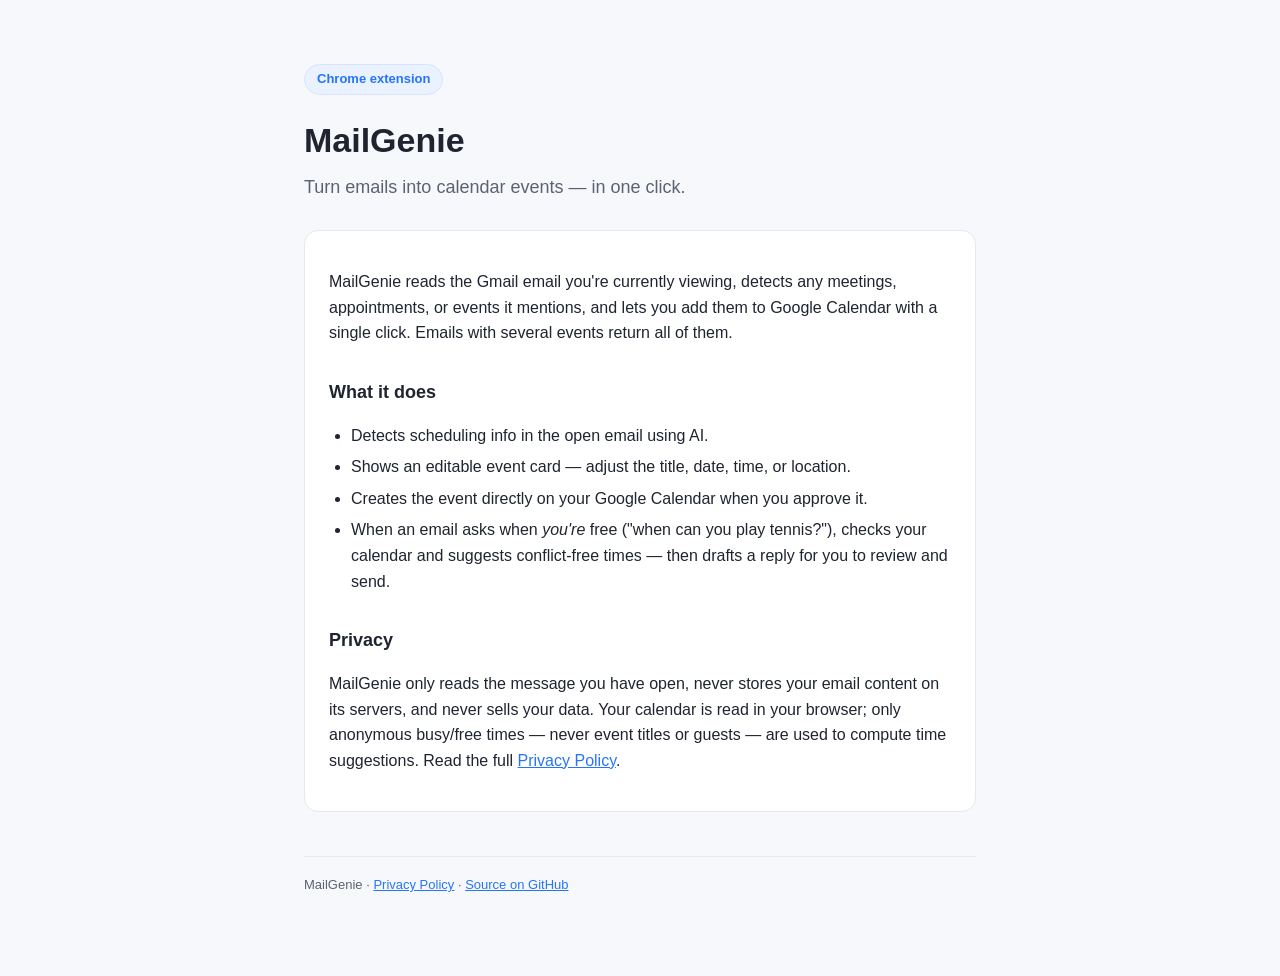
<file: index.html>
<!DOCTYPE html>
<html lang="en">
<head>
  <meta charset="UTF-8" />
  <meta name="viewport" content="width=device-width, initial-scale=1.0" />
  <title>MailGenie — turn emails into calendar events</title>
  <meta name="description" content="MailGenie is a Chrome extension that detects scheduling info in the Gmail email you're reading and adds it to Google Calendar in one click." />
  <style>
    :root { --ink:#1f2430; --soft:#5b6270; --line:#e6e8ee; --accent:#2575fc; }
    * { box-sizing: border-box; }
    body {
      margin: 0; background: #f7f8fc; color: var(--ink);
      font-family: -apple-system, BlinkMacSystemFont, "Segoe UI", Roboto, Arial, sans-serif;
      line-height: 1.6;
    }
    .wrap { max-width: 720px; margin: 0 auto; padding: 64px 24px 80px; }
    .badge {
      display: inline-block; font-size: 13px; font-weight: 600; color: var(--accent);
      background: #eaf1ff; border: 1px solid #d6e4ff; border-radius: 999px; padding: 4px 12px;
    }
    h1 { font-size: 34px; margin: 18px 0 6px; }
    .tag { font-size: 18px; color: var(--soft); margin: 0 0 28px; }
    h2 { font-size: 18px; margin: 32px 0 8px; }
    ul { padding-left: 22px; } li { margin: 6px 0; }
    a { color: var(--accent); }
    .card {
      background: #fff; border: 1px solid var(--line); border-radius: 14px;
      padding: 22px 24px; margin-top: 24px;
    }
    footer { color: var(--soft); font-size: 13px; margin-top: 44px; border-top: 1px solid var(--line); padding-top: 18px; }
  </style>
</head>
<body>
  <div class="wrap">
    <span class="badge">Chrome extension</span>
    <h1>MailGenie</h1>
    <p class="tag">Turn emails into calendar events — in one click.</p>

    <div class="card">
      <p>MailGenie reads the Gmail email you're currently viewing, detects any meetings,
      appointments, or events it mentions, and lets you add them to Google Calendar with a
      single click. Emails with several events return all of them.</p>
      <h2>What it does</h2>
      <ul>
        <li>Detects scheduling info in the open email using AI.</li>
        <li>Shows an editable event card — adjust the title, date, time, or location.</li>
        <li>Creates the event directly on your Google Calendar when you approve it.</li>
        <li>When an email asks when <em>you're</em> free ("when can you play tennis?"),
          checks your calendar and suggests conflict-free times — then drafts a reply
          for you to review and send.</li>
      </ul>
      <h2>Privacy</h2>
      <p>MailGenie only reads the message you have open, never stores your email content on
      its servers, and never sells your data. Your calendar is read in your browser; only
      anonymous busy/free times — never event titles or guests — are used to compute time
      suggestions. Read the full <a href="/privacy.html">Privacy Policy</a>.</p>
    </div>

    <footer>
      MailGenie ·
      <a href="/privacy.html">Privacy Policy</a> ·
      <a href="https://github.com/KeltcherNeil/GmailGenie">Source on GitHub</a>
    </footer>
  </div>
</body>
</html>
</file>
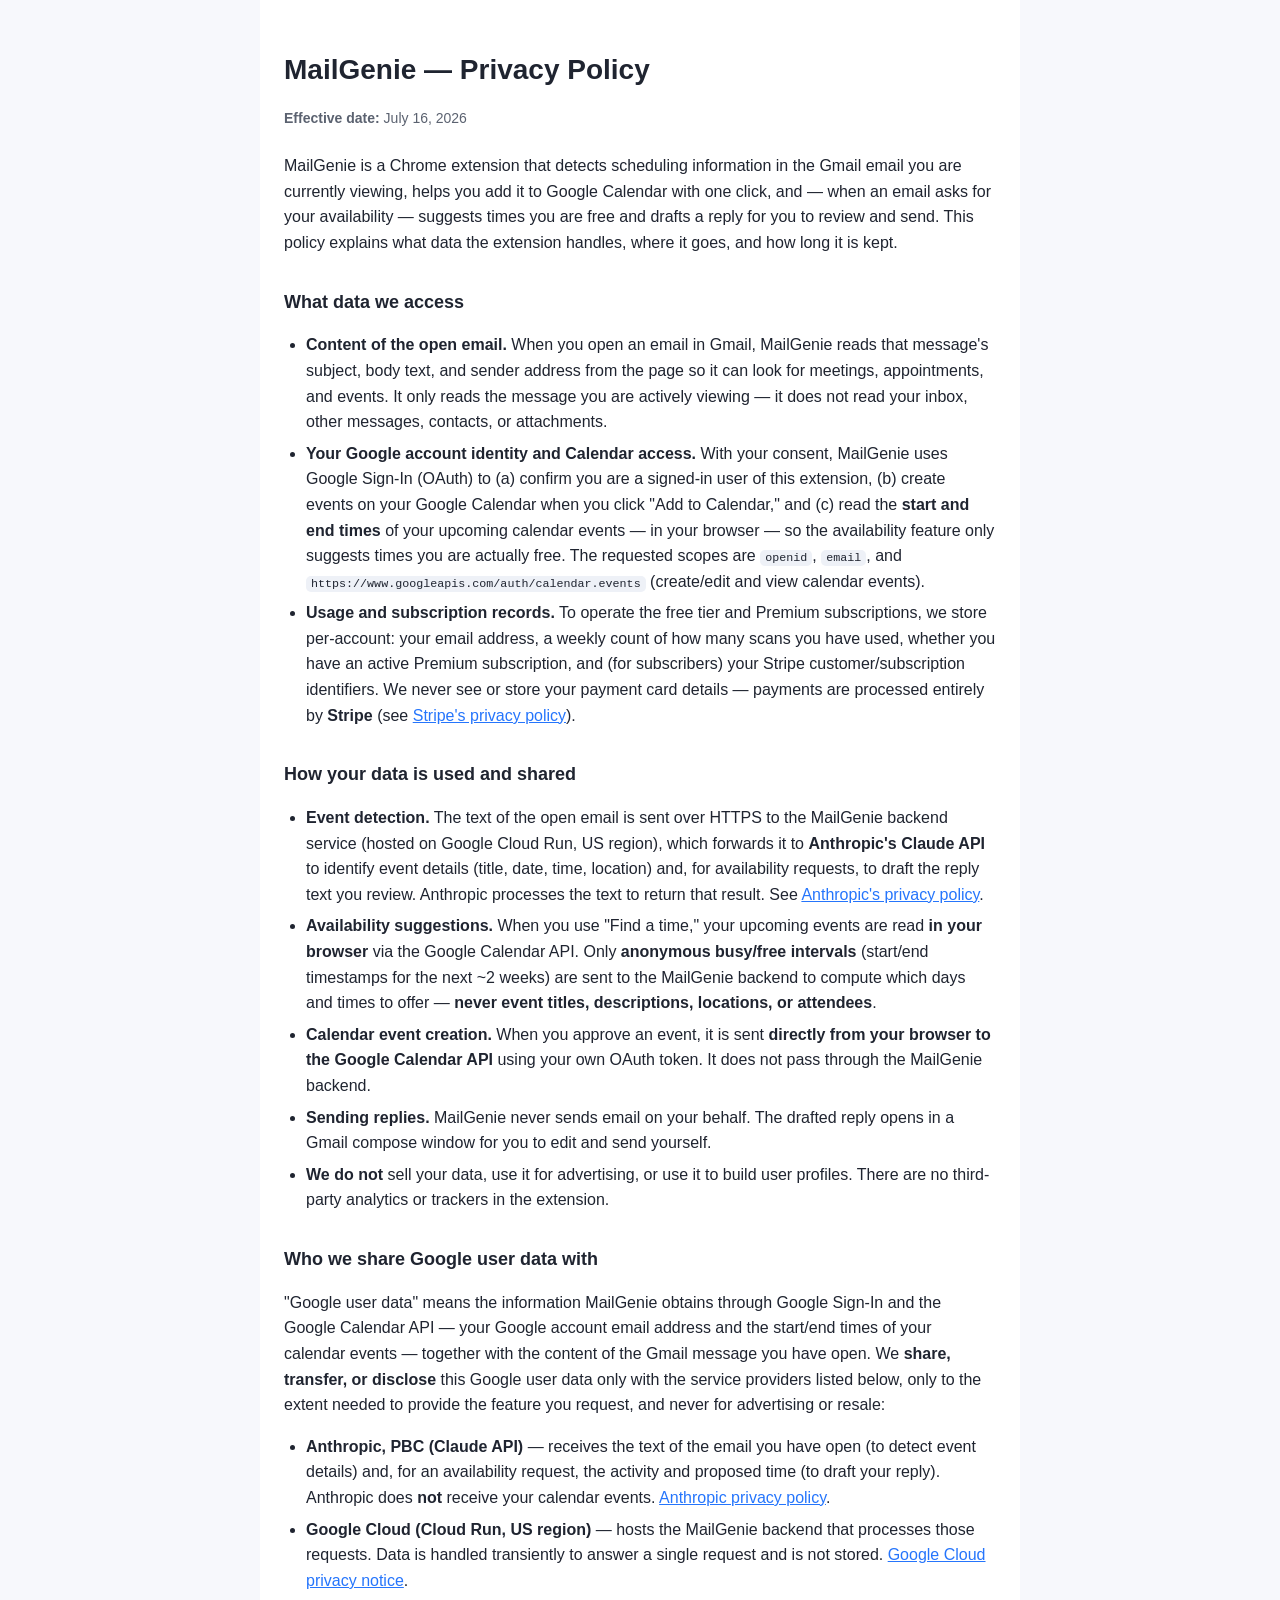
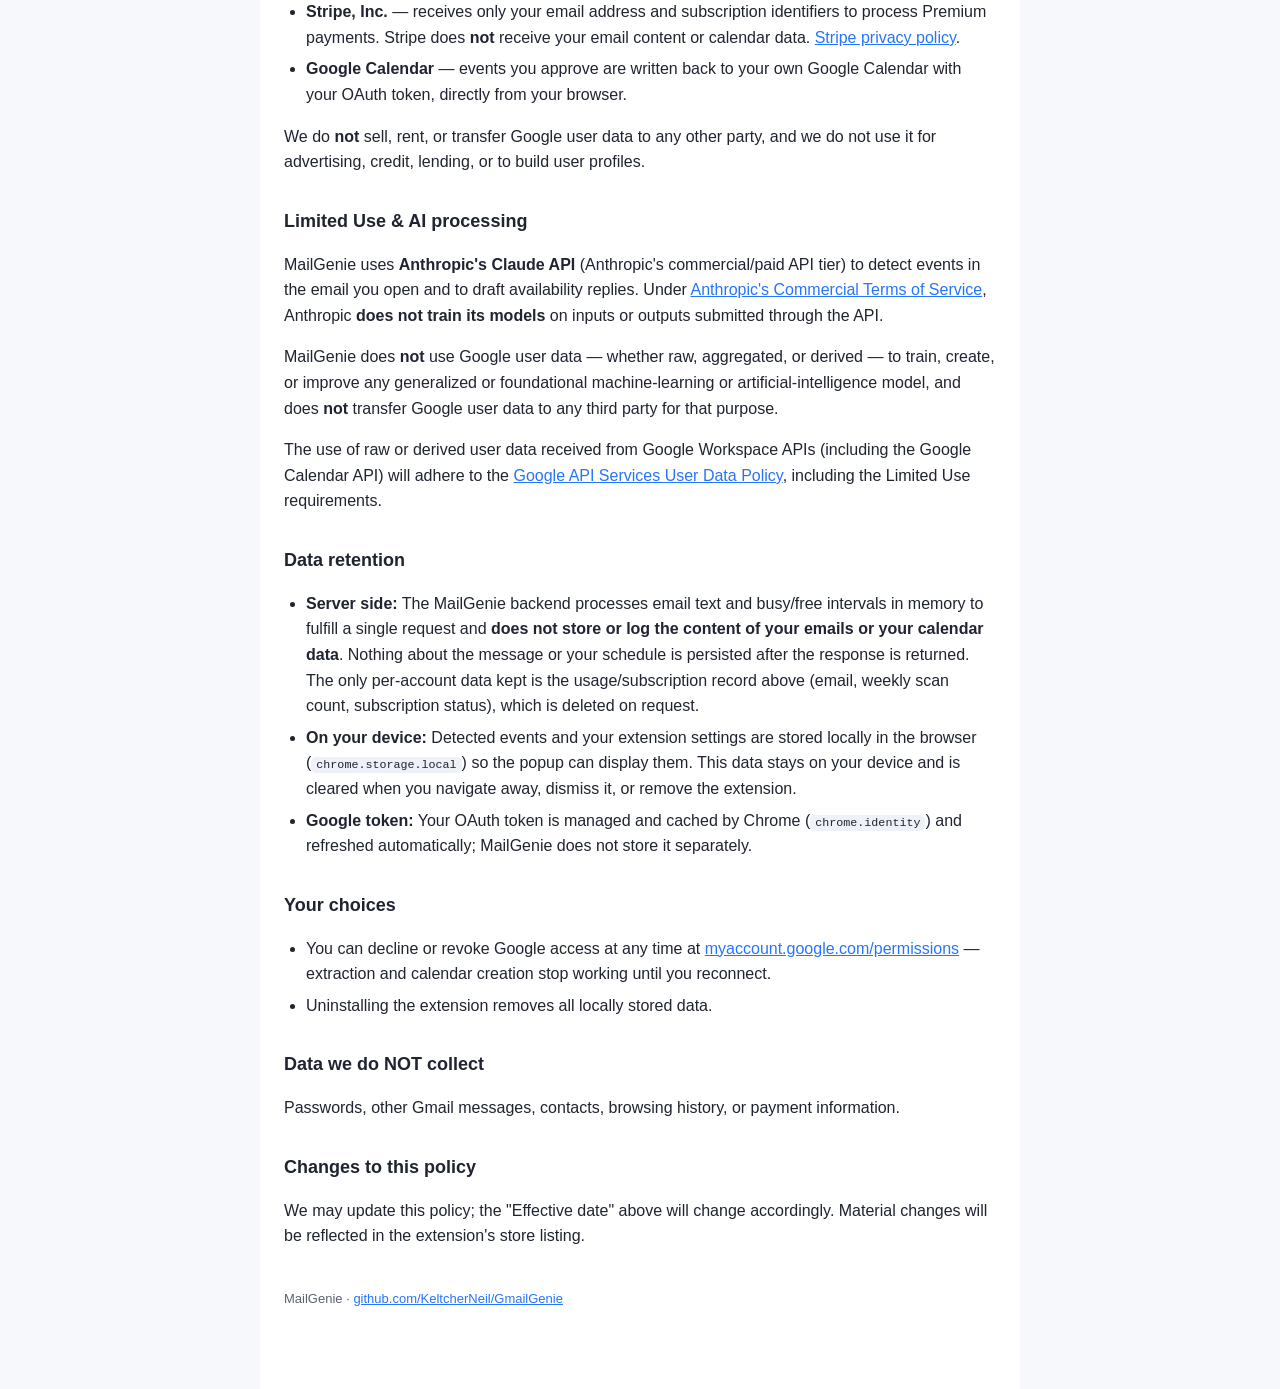
<file: privacy.html>
<!DOCTYPE html>
<html lang="en">
<head>
  <meta charset="UTF-8" />
  <meta name="viewport" content="width=device-width, initial-scale=1.0" />
  <title>MailGenie — Privacy Policy</title>
  <style>
    :root { --ink:#1f2430; --soft:#5b6270; --line:#e6e8ee; --accent:#2575fc; }
    * { box-sizing: border-box; }
    body {
      margin: 0; background: #f7f8fc; color: var(--ink);
      font-family: -apple-system, BlinkMacSystemFont, "Segoe UI", Roboto, Arial, sans-serif;
      line-height: 1.6;
    }
    main {
      max-width: 760px; margin: 0 auto; padding: 48px 24px 80px;
      background: #fff; min-height: 100vh;
    }
    h1 { font-size: 28px; margin: 0 0 4px; }
    h2 { font-size: 18px; margin: 32px 0 8px; }
    .eff { color: var(--soft); font-size: 14px; margin-bottom: 24px; }
    p, li { color: var(--ink); }
    ul { padding-left: 22px; }
    li { margin: 6px 0; }
    a { color: var(--accent); }
    code { background: #eef1f7; padding: 1px 5px; border-radius: 5px; font-size: 90%; }
    hr { border: none; border-top: 1px solid var(--line); margin: 28px 0; }
    .contact { background: #f0f5ff; border: 1px solid #d6e4ff; border-radius: 10px; padding: 14px 16px; }
    footer { color: var(--soft); font-size: 13px; margin-top: 40px; }
  </style>
</head>
<body>
<main>
  <h1>MailGenie — Privacy Policy</h1>
  <p class="eff"><strong>Effective date:</strong> July 16, 2026</p>

  <p>MailGenie is a Chrome extension that detects scheduling information in the Gmail
  email you are currently viewing, helps you add it to Google Calendar with one click,
  and — when an email asks for your availability — suggests times you are free and drafts
  a reply for you to review and send. This policy explains what data the extension handles,
  where it goes, and how long it is kept.</p>

  <h2>What data we access</h2>
  <ul>
    <li><strong>Content of the open email.</strong> When you open an email in Gmail, MailGenie
      reads that message's subject, body text, and sender address from the page so it can look
      for meetings, appointments, and events. It only reads the message you are actively viewing —
      it does not read your inbox, other messages, contacts, or attachments.</li>
    <li><strong>Your Google account identity and Calendar access.</strong> With your consent,
      MailGenie uses Google Sign-In (OAuth) to (a) confirm you are a signed-in user of this
      extension, (b) create events on your Google Calendar when you click "Add to Calendar,"
      and (c) read the <strong>start and end times</strong> of your upcoming calendar events —
      in your browser — so the availability feature only suggests times you are actually free.
      The requested scopes are <code>openid</code>, <code>email</code>, and
      <code>https://www.googleapis.com/auth/calendar.events</code> (create/edit and view calendar
      events).</li>
    <li><strong>Usage and subscription records.</strong> To operate the free tier and Premium
      subscriptions, we store per-account: your email address, a weekly count of how many scans
      you have used, whether you have an active Premium subscription, and (for subscribers) your
      Stripe customer/subscription identifiers. We never see or store your payment card details —
      payments are processed entirely by <strong>Stripe</strong> (see
      <a href="https://stripe.com/privacy">Stripe's privacy policy</a>).</li>
  </ul>

  <h2>How your data is used and shared</h2>
  <ul>
    <li><strong>Event detection.</strong> The text of the open email is sent over HTTPS to the
      MailGenie backend service (hosted on Google Cloud Run, US region), which forwards it to
      <strong>Anthropic's Claude API</strong> to identify event details (title, date, time,
      location) and, for availability requests, to draft the reply text you review. Anthropic
      processes the text to return that result. See
      <a href="https://www.anthropic.com/legal/privacy">Anthropic's privacy policy</a>.</li>
    <li><strong>Availability suggestions.</strong> When you use "Find a time," your upcoming
      events are read <strong>in your browser</strong> via the Google Calendar API. Only
      <strong>anonymous busy/free intervals</strong> (start/end timestamps for the next ~2 weeks)
      are sent to the MailGenie backend to compute which days and times to offer —
      <strong>never event titles, descriptions, locations, or attendees</strong>.</li>
    <li><strong>Calendar event creation.</strong> When you approve an event, it is sent
      <strong>directly from your browser to the Google Calendar API</strong> using your own OAuth
      token. It does not pass through the MailGenie backend.</li>
    <li><strong>Sending replies.</strong> MailGenie never sends email on your behalf. The drafted
      reply opens in a Gmail compose window for you to edit and send yourself.</li>
    <li><strong>We do not</strong> sell your data, use it for advertising, or use it to build user
      profiles. There are no third-party analytics or trackers in the extension.</li>
  </ul>

  <h2>Who we share Google user data with</h2>
  <p>"Google user data" means the information MailGenie obtains through Google Sign-In and the
  Google Calendar API — your Google account email address and the start/end times of your
  calendar events — together with the content of the Gmail message you have open. We
  <strong>share, transfer, or disclose</strong> this Google user data only with the service
  providers listed below, only to the extent needed to provide the feature you request, and
  never for advertising or resale:</p>
  <ul>
    <li><strong>Anthropic, PBC (Claude API)</strong> — receives the text of the email you have
      open (to detect event details) and, for an availability request, the activity and proposed
      time (to draft your reply). Anthropic does <strong>not</strong> receive your calendar events.
      <a href="https://www.anthropic.com/legal/privacy">Anthropic privacy policy</a>.</li>
    <li><strong>Google Cloud (Cloud Run, US region)</strong> — hosts the MailGenie backend that
      processes those requests. Data is handled transiently to answer a single request and is not
      stored. <a href="https://cloud.google.com/terms/cloud-privacy-notice">Google Cloud privacy notice</a>.</li>
    <li><strong>Stripe, Inc.</strong> — receives only your email address and subscription
      identifiers to process Premium payments. Stripe does <strong>not</strong> receive your email
      content or calendar data. <a href="https://stripe.com/privacy">Stripe privacy policy</a>.</li>
    <li><strong>Google Calendar</strong> — events you approve are written back to your own Google
      Calendar with your OAuth token, directly from your browser.</li>
  </ul>
  <p>We do <strong>not</strong> sell, rent, or transfer Google user data to any other party, and we
  do not use it for advertising, credit, lending, or to build user profiles.</p>

  <h2>Limited Use &amp; AI processing</h2>
  <p>MailGenie uses <strong>Anthropic's Claude API</strong> (Anthropic's commercial/paid API tier)
  to detect events in the email you open and to draft availability replies. Under
  <a href="https://www.anthropic.com/legal/commercial-terms">Anthropic's Commercial Terms of
  Service</a>, Anthropic <strong>does not train its models</strong> on inputs or outputs submitted
  through the API.</p>
  <p>MailGenie does <strong>not</strong> use Google user data — whether raw, aggregated, or
  derived — to train, create, or improve any generalized or foundational machine-learning or
  artificial-intelligence model, and does <strong>not</strong> transfer Google user data to any
  third party for that purpose.</p>
  <p>The use of raw or derived user data received from Google Workspace APIs (including the Google
  Calendar API) will adhere to the
  <a href="https://developers.google.com/terms/api-services-user-data-policy">Google API Services
  User Data Policy</a>, including the Limited Use requirements.</p>

  <h2>Data retention</h2>
  <ul>
    <li><strong>Server side:</strong> The MailGenie backend processes email text and busy/free
      intervals in memory to fulfill a single request and <strong>does not store or log the
      content of your emails or your calendar data</strong>. Nothing about the message or your
      schedule is persisted after the response is returned. The only per-account data kept is
      the usage/subscription record above (email, weekly scan count, subscription status),
      which is deleted on request.</li>
    <li><strong>On your device:</strong> Detected events and your extension settings are stored
      locally in the browser (<code>chrome.storage.local</code>) so the popup can display them.
      This data stays on your device and is cleared when you navigate away, dismiss it, or remove
      the extension.</li>
    <li><strong>Google token:</strong> Your OAuth token is managed and cached by Chrome
      (<code>chrome.identity</code>) and refreshed automatically; MailGenie does not store it
      separately.</li>
  </ul>

  <h2>Your choices</h2>
  <ul>
    <li>You can decline or revoke Google access at any time at
      <a href="https://myaccount.google.com/permissions">myaccount.google.com/permissions</a> —
      extraction and calendar creation stop working until you reconnect.</li>
    <li>Uninstalling the extension removes all locally stored data.</li>
  </ul>

  <h2>Data we do NOT collect</h2>
  <p>Passwords, other Gmail messages, contacts, browsing history, or payment information.</p>

  <h2>Changes to this policy</h2>
  <p>We may update this policy; the "Effective date" above will change accordingly. Material
  changes will be reflected in the extension's store listing.</p>

  <footer>MailGenie · <a href="https://github.com/KeltcherNeil/GmailGenie">github.com/KeltcherNeil/GmailGenie</a></footer>
</main>
</body>
</html>
</file>
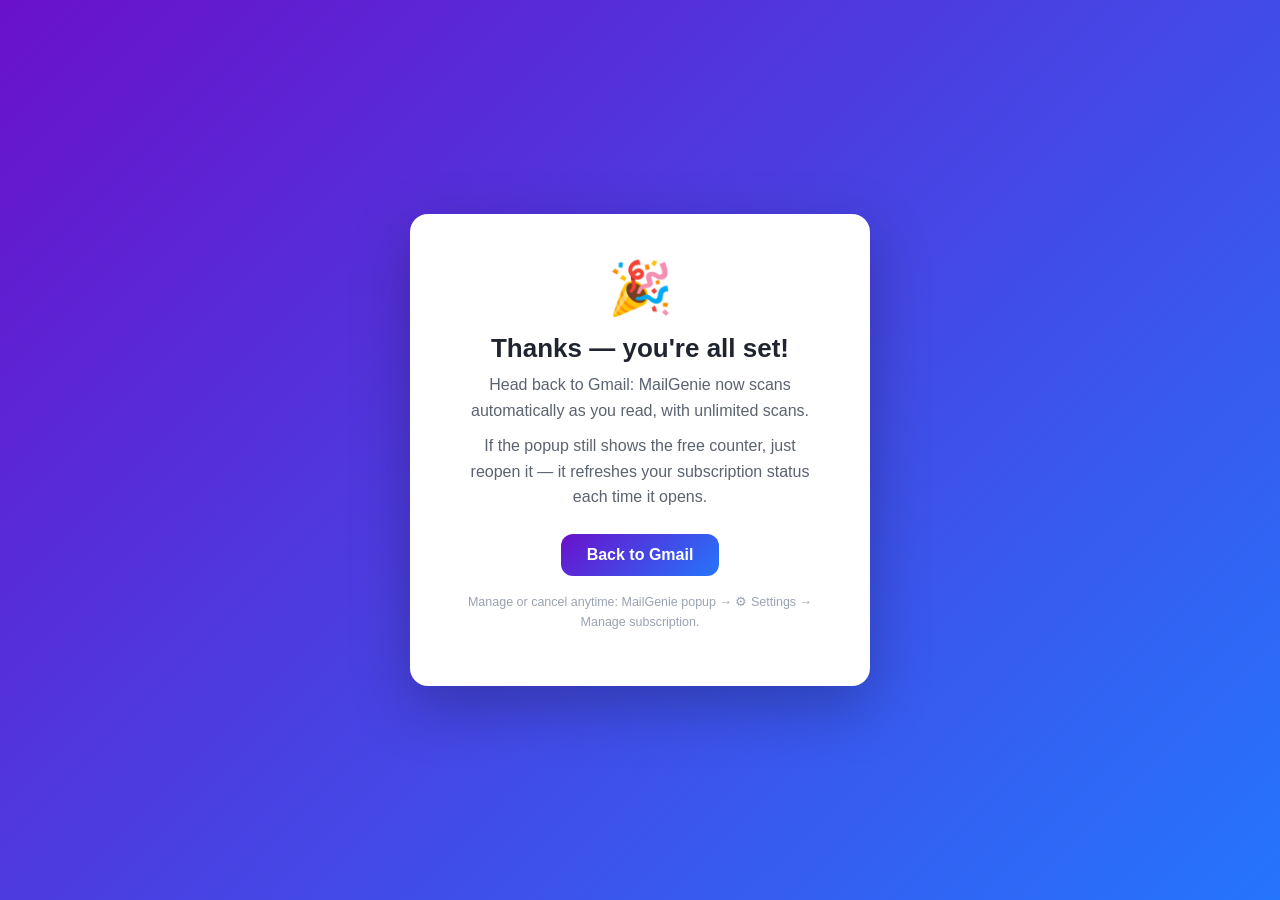
<file: upgraded.html>
<!DOCTYPE html>
<html lang="en">
<head>
  <meta charset="UTF-8" />
  <meta name="viewport" content="width=device-width, initial-scale=1.0" />
  <title>MailGenie — you're all set</title>
  <style>
    :root { --ink:#1f2430; --soft:#5b6270; --accent:#2575fc; }
    * { box-sizing: border-box; }
    body {
      margin: 0; min-height: 100vh; display: flex; align-items: center; justify-content: center;
      background: linear-gradient(135deg, #6a11cb 0%, #2575fc 100%);
      font-family: -apple-system, BlinkMacSystemFont, "Segoe UI", Roboto, Arial, sans-serif;
    }
    .card {
      background: #fff; border-radius: 18px; padding: 44px 48px; max-width: 460px;
      text-align: center; box-shadow: 0 20px 60px rgba(0,0,0,0.25); margin: 24px;
    }
    .icon { font-size: 52px; }
    h1 { font-size: 26px; margin: 14px 0 8px; color: var(--ink); }
    p { color: var(--soft); line-height: 1.6; margin: 0 0 10px; }
    .btn {
      display: inline-block; margin-top: 14px; padding: 12px 26px; border-radius: 12px;
      background: linear-gradient(135deg, #6a11cb 0%, #2575fc 100%); color: #fff;
      text-decoration: none; font-weight: 600;
    }
    .small { font-size: 12.5px; color: #9aa2b1; margin-top: 16px; }
  </style>
</head>
<body>
  <main class="card">
    <div class="icon">&#127881;</div>
    <h1>Thanks — you're all set!</h1>
    <p>Head back to Gmail: MailGenie now scans automatically as you read, with
    unlimited scans.</p>
    <p>If the popup still shows the free counter, just reopen it — it refreshes
    your subscription status each time it opens.</p>
    <a class="btn" href="https://mail.google.com/">Back to Gmail</a>
    <p class="small">Manage or cancel anytime: MailGenie popup &rarr; &#9881; Settings &rarr; Manage subscription.</p>
  </main>
</body>
</html>
</file>
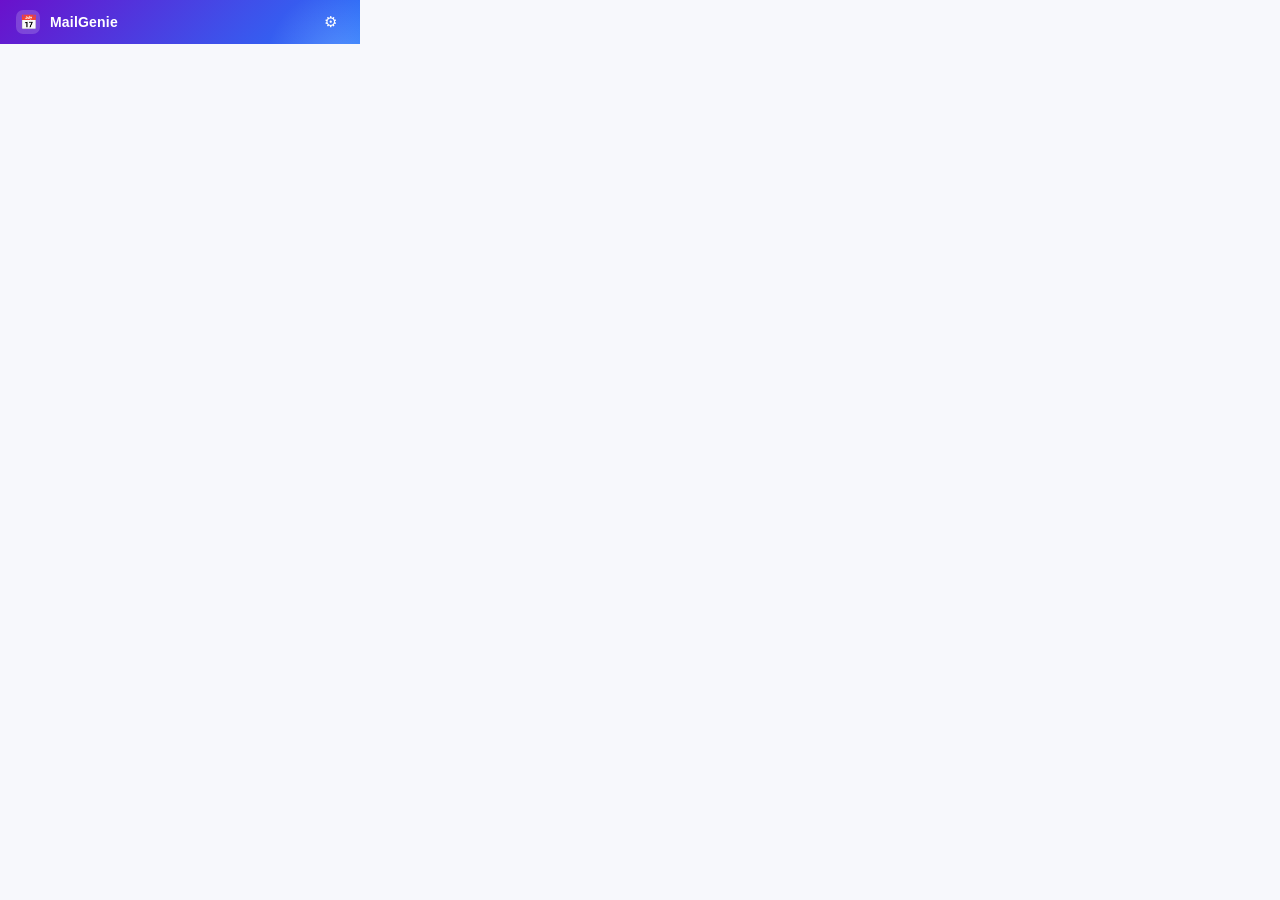
<file: extension/popup.html>
<!DOCTYPE html>
<html lang="en">
<head>
  <meta charset="UTF-8" />
  <meta name="viewport" content="width=device-width, initial-scale=1.0" />
  <title>MailGenie</title>
  <link rel="stylesheet" href="popup.css" />
</head>
<body>

  <header>
    <div class="logo">
      <span class="logo-icon">&#128197;</span>
      <span class="logo-text">MailGenie</span>
    </div>
    <button id="settings-btn" class="icon-btn" title="Settings">&#9881;</button>
  </header>

  <!-- Main content — state rendered by popup.js -->
  <main id="main-content"></main>

  <!-- Settings drawer -->
  <div id="settings-panel" class="settings-panel hidden">
    <h3>Settings</h3>
    <div class="form-group">
      <label>Features</label>
      <label class="radio-option">
        <input type="checkbox" id="avail-toggle" />
        <span class="radio-content">
          <span class="radio-title">Availability scheduler</span>
          <span class="radio-desc">Offer to find a time when someone asks when you're free</span>
        </span>
      </label>
    </div>
    <div class="form-group hidden" id="subscription-group">
      <label>Subscription</label>
      <button id="manage-sub-btn" class="btn secondary full-width">Manage subscription</button>
      <p class="hint">MailGenie Premium — unlimited scans &amp; auto-detection. Opens Stripe to update or cancel.</p>
    </div>
    <div class="form-group notif-group">
      <label>When an event is detected</label>
      <div class="radio-group">
        <label class="radio-option">
          <input type="radio" name="notif-mode" value="none" />
          <span class="radio-content">
            <span class="radio-title">None</span>
            <span class="radio-desc">Only shows when you open the popup</span>
          </span>
        </label>
        <label class="radio-option">
          <input type="radio" name="notif-mode" value="badge" />
          <span class="radio-content">
            <span class="radio-title">Badge on icon</span>
            <span class="radio-desc">Green badge appears on the toolbar icon</span>
          </span>
        </label>
        <label class="radio-option">
          <input type="radio" name="notif-mode" value="card" />
          <span class="radio-content">
            <span class="radio-title">Floating card</span>
            <span class="radio-desc">Card pops up inside Gmail</span>
          </span>
        </label>
      </div>
    </div>
  </div>

  <script src="popup.js"></script>
</body>
</html>
</file>
<file: extension/popup.css>
/* MailGenie popup — modern gradient refresh */

:root {
  --grad: linear-gradient(135deg, #6a11cb 0%, #2575fc 100%);
  --grad-green: linear-gradient(135deg, #0f9d58 0%, #34d399 100%);
  --grad-soft: linear-gradient(135deg, #7b2ff7 0%, #3a7bfd 100%);
  --ink: #1f2430;
  --ink-soft: #6b7280;
  --ink-faint: #9aa2b1;
  --line: #eef0f4;
  --surface: #ffffff;
  --surface-2: #f7f8fc;
  --accent: #6a11cb;
  --accent-2: #2575fc;
  --high: #12b76a;
  --medium: #f5a524;
  --low: #f04438;
  --radius: 14px;
  --shadow-sm: 0 1px 2px rgba(24, 28, 40, 0.06);
  --shadow-md: 0 6px 20px rgba(24, 28, 40, 0.10);
  --shadow-btn: 0 6px 16px rgba(37, 117, 252, 0.28);
}

* {
  box-sizing: border-box;
  margin: 0;
  padding: 0;
}

body {
  width: 360px;
  font-family: 'Google Sans', Roboto, -apple-system, BlinkMacSystemFont, Arial, sans-serif;
  font-size: 14px;
  color: var(--ink);
  background: var(--surface-2);
}

/* ── Header ──────────────────────────────────── */
header {
  display: flex;
  align-items: center;
  justify-content: space-between;
  padding: 8px 16px;
  background: var(--grad);
  color: #ffffff;
  position: relative;
  overflow: hidden;
}

/* subtle sheen */
header::after {
  content: "";
  position: absolute;
  top: -60%;
  right: -20%;
  width: 180px;
  height: 180px;
  background: radial-gradient(circle, rgba(255, 255, 255, 0.22), transparent 60%);
  pointer-events: none;
}

.logo {
  display: flex;
  align-items: center;
  gap: 10px;
  z-index: 1;
}

.logo-icon {
  font-size: 14px;
  width: 24px;
  height: 24px;
  display: flex;
  align-items: center;
  justify-content: center;
  background: rgba(255, 255, 255, 0.18);
  border-radius: 7px;
  backdrop-filter: blur(4px);
}

.logo-text {
  font-size: 14px;
  font-weight: 600;
  letter-spacing: 0.2px;
}

.icon-btn {
  background: none;
  border: none;
  cursor: pointer;
  font-size: 15px;
  color: #ffffff;
  width: 28px;
  height: 28px;
  border-radius: 50%;
  display: flex;
  align-items: center;
  justify-content: center;
  transition: background 0.15s, transform 0.15s;
  z-index: 1;
}
.icon-btn:hover { background: rgba(255, 255, 255, 0.22); transform: rotate(20deg); }

/* ── Main content area ───────────────────────── */
main {
  padding: 10px 14px;
  min-height: 110px;
}

/* ── Setup / no API key ──────────────────────── */
.setup-view p {
  color: var(--ink-soft);
  line-height: 1.55;
  margin-bottom: 14px;
  font-size: 13px;
}

/* ── Processing ──────────────────────────────── */
.processing-view {
  display: flex;
  flex-direction: column;
  align-items: center;
  justify-content: center;
  gap: 16px;
  padding: 18px 0;
}

.spinner {
  width: 38px;
  height: 38px;
  border-radius: 50%;
  background: conic-gradient(from 0deg, var(--accent), var(--accent-2), var(--accent));
  -webkit-mask: radial-gradient(farthest-side, transparent calc(100% - 4px), #000 0);
          mask: radial-gradient(farthest-side, transparent calc(100% - 4px), #000 0);
  animation: spin 0.8s linear infinite;
}

@keyframes spin { to { transform: rotate(360deg); } }

.processing-view p { color: var(--ink-soft); font-size: 13px; }

/* Stall recovery — revealed when a scan runs suspiciously long */
.processing-view .sub {
  font-size: 11.5px;
  color: var(--ink-faint);
  line-height: 1.4;
  text-align: center;
  margin-top: -8px;
}

/* ── Event found ─────────────────────────────── */
.event-view { animation: rise 0.22s ease both; }

@keyframes rise {
  from { opacity: 0; transform: translateY(6px); }
  to   { opacity: 1; transform: translateY(0); }
}

/* ── Multiple events (stacked list) ──────────── */
.events-header {
  font-size: 12px;
  font-weight: 600;
  text-transform: uppercase;
  letter-spacing: 0.5px;
  color: var(--ink-soft);
  margin-bottom: 8px;
}

.events-list {
  display: flex;
  flex-direction: column;
  gap: 14px;
}

/* Divider between stacked event cards (not before the first). */
.event-block + .event-block {
  padding-top: 18px;
  border-top: 1px solid var(--line, #eef0f4);
}

.event-title {
  font-size: 16px;
  font-weight: 600;
  color: var(--ink);
  margin-bottom: 12px;
  line-height: 1.3;
}

/* ── Confidence bar ──────────────────────────── */
.confidence {
  margin-bottom: 8px;
  animation: conf-in 0.45s ease both;
}

@keyframes conf-in {
  from { opacity: 0; transform: translateY(-3px); }
  to   { opacity: 1; transform: translateY(0); }
}

.confidence-head {
  display: flex;
  align-items: baseline;
  justify-content: space-between;
  margin-bottom: 4px;
}

.confidence-label {
  font-size: 11px;
  font-weight: 600;
  text-transform: uppercase;
  letter-spacing: 0.6px;
  color: var(--ink-faint);
}

.confidence-pct {
  font-size: 13px;
  font-weight: 700;
  color: var(--ink);
  font-variant-numeric: tabular-nums;
}

.confidence-track {
  height: 6px;
  border-radius: 999px;
  background: #eceef4;
  overflow: hidden;
}

.confidence-fill {
  height: 100%;
  border-radius: 999px;
  width: 0;
  transition: width 0.6s cubic-bezier(0.22, 1, 0.36, 1);
}

.confidence-fill.conf-high   { background: linear-gradient(90deg, #12b76a, #34d399); }
.confidence-fill.conf-medium { background: linear-gradient(90deg, #f5a524, #fbbf24); }
.confidence-fill.conf-low    { background: linear-gradient(90deg, #f04438, #fb7185); }

/* ── Editable event card (lighter, hover-deepens) ─ */
.event-card {
  background: var(--surface);
  border: 1px solid var(--line);
  border-radius: var(--radius);
  padding: 11px;
  display: flex;
  flex-direction: column;
  gap: 8px;
  margin-bottom: 10px;
  box-shadow: var(--shadow-sm);
  transition: box-shadow 0.22s ease, transform 0.22s ease;
}
.event-card:hover { box-shadow: var(--shadow-md); }

.field {
  display: flex;
  flex-direction: column;
  gap: 4px;
}

.field-label {
  display: inline-flex;
  align-items: center;
  gap: 6px;
  font-size: 11px;
  font-weight: 600;
  text-transform: uppercase;
  letter-spacing: 0.5px;
  color: var(--ink-faint);
}

.mi {
  width: 14px;
  height: 14px;
  fill: currentColor;
  flex-shrink: 0;
}

.field-input {
  width: 100%;
  padding: 7px 10px;
  border: 1px solid var(--line);
  border-radius: 10px;
  font-size: 13.5px;
  font-family: inherit;
  color: var(--ink);
  background: var(--surface-2);
  outline: none;
  transition: border-color 0.15s, box-shadow 0.15s, background 0.15s;
}
.field-input:focus {
  border-color: var(--accent-2);
  background: #fff;
  box-shadow: 0 0 0 3px rgba(37, 117, 252, 0.12);
}
.field-input::placeholder { color: var(--ink-faint); }

textarea.field-input { resize: vertical; min-height: 32px; line-height: 1.4; }

/* Date & time are the visual anchor */
.field-row { display: flex; gap: 10px; }
.field-row .field { flex: 1; }
.field.emph .field-input { font-size: 14.5px; font-weight: 600; padding: 8px 11px; }

.end-hint {
  margin-top: -4px;
  font-size: 11.5px;
  font-weight: 600;
  color: var(--accent-2);
  min-height: 13px;
  padding-left: 2px;
}

/* ── Availability wizard ─────────────────────── */
.wiz-block {
  background: var(--surface);
  border: 1px solid var(--line);
  border-radius: var(--radius);
  padding: 12px;
  margin-bottom: 14px;
  box-shadow: var(--shadow-sm);
}

.wiz-text, .wiz-question {
  font-size: 13.5px;
  color: var(--ink);
  line-height: 1.5;
  margin-bottom: 10px;
}
.wiz-question { font-weight: 600; }

.wiz-hint {
  margin-top: 8px;
  font-size: 11.5px;
  color: var(--ink-faint);
  line-height: 1.4;
  text-align: center;
}

.wiz-error {
  font-size: 12.5px;
  color: var(--low);
  line-height: 1.5;
  margin-bottom: 8px;
}

.wiz-loading {
  display: flex;
  align-items: center;
  gap: 10px;
  padding: 8px 2px;
  color: var(--ink-soft);
  font-size: 13px;
}

.spinner-sm { width: 20px; height: 20px; flex-shrink: 0; }

/* Choice chips (days, parts of day) */
.chip-col {
  display: flex;
  flex-direction: column;
  gap: 7px;
}

.chip {
  display: flex;
  align-items: center;
  justify-content: space-between;
  width: 100%;
  padding: 10px 13px;
  background: var(--surface-2);
  border: 1px solid var(--line);
  border-radius: 11px;
  font-size: 13.5px;
  font-weight: 600;
  font-family: inherit;
  color: var(--ink);
  cursor: pointer;
  text-align: left;
  transition: border-color 0.12s, background 0.12s, transform 0.12s, box-shadow 0.15s;
}
.chip:hover:not(:disabled) {
  border-color: var(--accent-2);
  background: #fff;
  transform: translateY(-1px);
  box-shadow: var(--shadow-sm);
}
.chip:disabled {
  cursor: default;
  opacity: 0.55;
  text-decoration: line-through;
}

.chip-sub {
  font-weight: 500;
  color: var(--ink-faint);
  font-size: 12px;
}

.chip-booked {
  font-size: 10px;
  font-weight: 700;
  text-transform: uppercase;
  letter-spacing: 0.5px;
  color: var(--low);
  text-decoration: none;
}

.wiz-back {
  background: none;
  border: none;
  color: var(--accent-2);
  cursor: pointer;
  font-size: 12px;
  font-weight: 600;
  padding: 10px 0 2px;
  display: block;
  width: 100%;
  text-align: center;
  font-family: inherit;
}
.wiz-back:hover { text-decoration: underline; }

/* Time-picker step: compact grid of free start times */
.chip-grid {
  display: grid;
  grid-template-columns: repeat(3, 1fr);
  gap: 7px;
}

.chip.chip-time {
  justify-content: center;
  padding: 9px 4px;
  font-size: 12.5px;
  text-align: center;
}

/* Free slot — green, pickable */
.chip.chip-free {
  border-color: rgba(18, 183, 106, 0.45);
  background: rgba(18, 183, 106, 0.08);
  color: #067647;
}
.chip.chip-free:hover {
  border-color: var(--high);
  background: rgba(18, 183, 106, 0.14);
}

/* Conflicting slot — red, disabled, still visible so the day's shape is clear */
.chip.chip-conflict,
.chip.chip-conflict:disabled {
  border-color: rgba(240, 68, 56, 0.35);
  background: rgba(240, 68, 56, 0.07);
  color: #b42318;
  opacity: 0.75;
  text-decoration: line-through;
  cursor: default;
}

/* The suggested free slot — strongest emphasis */
.chip.chip-suggested {
  border-color: var(--high);
  background: rgba(18, 183, 106, 0.16);
  font-weight: 700;
  box-shadow: 0 0 0 1px rgba(18, 183, 106, 0.35);
}

/* Legend dots under the grid */
.dot {
  display: inline-block;
  width: 8px;
  height: 8px;
  border-radius: 50%;
  vertical-align: baseline;
}
.dot-free     { background: var(--high); }
.dot-conflict { background: var(--low); }

/* "They asked" badge — marks the day / time of day the email requested */
.chip-pref {
  font-size: 10px;
  font-weight: 700;
  text-transform: uppercase;
  letter-spacing: 0.5px;
  color: var(--high);
  background: rgba(18, 183, 106, 0.10);
  border: 1px solid rgba(18, 183, 106, 0.25);
  border-radius: 999px;
  padding: 2px 8px;
  flex-shrink: 0;
}

/* Notice when the asked-for day is fully booked */
.wiz-notice {
  font-size: 12px;
  color: #b25e09;
  background: rgba(245, 165, 36, 0.10);
  border: 1px solid rgba(245, 165, 36, 0.30);
  border-radius: 10px;
  padding: 8px 11px;
  line-height: 1.45;
  margin-bottom: 10px;
}

/* Recommendation card */
.wiz-rec {
  background: linear-gradient(135deg, rgba(106, 17, 203, 0.07), rgba(37, 117, 252, 0.07));
  border: 1px solid rgba(106, 17, 203, 0.18);
  border-radius: 12px;
  padding: 11px 13px;
  margin-bottom: 10px;
}

.wiz-rec-when {
  display: inline-flex;
  align-items: center;
  gap: 7px;
  font-size: 14px;
  font-weight: 700;
  color: var(--accent);
}
.wiz-rec-when .mi { width: 16px; height: 16px; }

.wiz-rec-title {
  margin-top: 3px;
  font-size: 12.5px;
  color: var(--ink-soft);
}

.wiz-reply-btn { margin-top: 8px; }

.wiz-block .field { margin-bottom: 10px; }

/* ── No event / idle ─────────────────────────── */
.empty-view {
  text-align: center;
  padding: 16px 0;
}

.empty-icon {
  font-size: 40px;
  margin-bottom: 12px;
  filter: saturate(1.1);
}

.empty-view p {
  color: var(--ink-soft);
  line-height: 1.5;
  font-size: 13px;
}

.empty-view .sub {
  margin-top: 6px;
  font-size: 12px;
  color: var(--ink-faint);
}

.scan-btn {
  margin-top: 16px;
  width: 100%;
}

/* ── Error ───────────────────────────────────── */
.error-view {
  text-align: center;
  padding: 12px 0;
}

.error-icon { font-size: 34px; margin-bottom: 10px; }

.error-message {
  color: var(--low);
  font-size: 12px;
  line-height: 1.5;
  margin-bottom: 14px;
  word-break: break-word;
}

/* ── Buttons ─────────────────────────────────── */
.btn {
  display: inline-flex;
  align-items: center;
  justify-content: center;
  gap: 7px;
  padding: 9px 18px;
  border-radius: 11px;
  border: none;
  cursor: pointer;
  font-size: 13.5px;
  font-weight: 600;
  transition: transform 0.12s ease, box-shadow 0.15s ease, background 0.15s ease, opacity 0.15s;
}
.btn:active { transform: translateY(1px) scale(0.995); }

.btn.full-width { width: 100%; }

.btn .mi { width: 17px; height: 17px; fill: currentColor; }

.btn.primary {
  background: var(--grad);
  color: #ffffff;
  box-shadow: var(--shadow-btn);
}
.btn.primary:hover { box-shadow: 0 10px 24px rgba(37, 117, 252, 0.38); transform: translateY(-2px); }

.btn.secondary {
  background: #ffffff;
  color: var(--accent);
  border: 1px solid var(--line);
  box-shadow: var(--shadow-sm);
}
.btn.secondary:hover { background: #fafbff; transform: translateY(-2px); box-shadow: var(--shadow-md); }

.btn.green {
  background: var(--grad);
  color: #ffffff;
  box-shadow: var(--shadow-btn);
}
.btn.green:hover { box-shadow: 0 10px 24px rgba(37, 117, 252, 0.38); transform: translateY(-2px); }

/* Add-to-Calendar CTA: purple gradient → green gradient on hover */
.btn.cal {
  background: var(--grad);
  color: #ffffff;
  box-shadow: var(--shadow-btn);
}
.btn.cal:hover {
  background: var(--grad-green);
  transform: translateY(-2px);
  box-shadow: 0 10px 24px rgba(15, 157, 88, 0.38);
}

/* Add-to-Calendar create states (direct API creation) */
.btn.cal.is-loading {
  opacity: 0.85;
  cursor: default;
  transform: none;
}
.btn.cal.is-loading:hover { background: var(--grad); transform: none; }
.btn.cal.is-success {
  background: var(--grad-green);
  cursor: default;
  transform: none;
  box-shadow: 0 6px 16px rgba(15, 157, 88, 0.30);
}
.btn.cal.is-error {
  background: linear-gradient(135deg, #f04438 0%, #fb7185 100%);
  box-shadow: 0 6px 16px rgba(240, 68, 56, 0.30);
}
.btn.cal.is-error:hover { transform: translateY(-2px); }

.action-error {
  margin: 8px 2px 0;
  font-size: 12px;
  line-height: 1.4;
  color: #b42318;
  text-align: center;
}

.dismiss-link {
  background: none;
  border: none;
  color: var(--ink-faint);
  cursor: pointer;
  font-size: 12px;
  padding: 8px 0 2px;
  display: block;
  text-align: center;
  width: 100%;
  transition: color 0.15s;
}
.dismiss-link:hover { color: var(--ink-soft); }

/* ── Settings panel ──────────────────────────── */
.settings-panel {
  border-top: 1px solid var(--line);
  padding: 18px 16px;
  background: var(--surface);
}

.settings-panel h3 {
  font-size: 13px;
  font-weight: 700;
  color: var(--ink);
  margin-bottom: 14px;
}

.form-group {
  display: flex;
  flex-direction: column;
  gap: 6px;
  margin-bottom: 14px;
}

.form-group label {
  font-size: 12px;
  color: var(--ink-soft);
  font-weight: 600;
}

.form-group input {
  padding: 10px 12px;
  border: 1px solid var(--line);
  border-radius: 10px;
  font-size: 13px;
  outline: none;
  background: var(--surface-2);
  transition: border-color 0.15s, box-shadow 0.15s, background 0.15s;
}

.form-group input:focus {
  border-color: var(--accent-2);
  background: #fff;
  box-shadow: 0 0 0 3px rgba(37, 117, 252, 0.12);
}

.hint {
  font-size: 11px;
  color: var(--ink-faint);
  line-height: 1.4;
}

/* ── Notification mode radio group ───────────── */
.notif-group { margin-bottom: 4px; }

.radio-group {
  display: flex;
  flex-direction: column;
  gap: 6px;
  margin-top: 6px;
}

.radio-option {
  display: flex;
  align-items: flex-start;
  gap: 10px;
  padding: 10px 12px;
  border: 1px solid var(--line);
  border-radius: 11px;
  cursor: pointer;
  transition: background 0.12s, border-color 0.12s, box-shadow 0.12s;
}

.radio-option:hover { background: var(--surface-2); }

.radio-option input[type="radio"] {
  margin-top: 2px;
  accent-color: var(--accent);
  flex-shrink: 0;
}

.radio-option input[type="radio"]:checked ~ .radio-content .radio-title {
  color: var(--accent);
}

.radio-option:has(input:checked) {
  border-color: transparent;
  background: linear-gradient(135deg, rgba(106, 17, 203, 0.08), rgba(37, 117, 252, 0.08));
  box-shadow: 0 0 0 1px rgba(106, 17, 203, 0.25) inset;
}

.radio-content {
  display: flex;
  flex-direction: column;
  gap: 2px;
}

.radio-title {
  font-size: 13px;
  font-weight: 600;
  color: var(--ink);
}

.radio-desc {
  font-size: 11px;
  color: var(--ink-faint);
}

/* ── Freemium quota footer ───────────────────── */
.quota-footer {
  margin-top: 12px;
  padding-top: 10px;
  border-top: 1px solid var(--line);
  font-size: 11.5px;
  color: var(--ink-faint);
  text-align: center;
}

.linklike {
  background: none;
  border: none;
  padding: 0;
  font: inherit;
  font-weight: 700;
  color: var(--accent-2);
  cursor: pointer;
}
.linklike:hover { text-decoration: underline; }

.hidden { display: none !important; }
</file>
